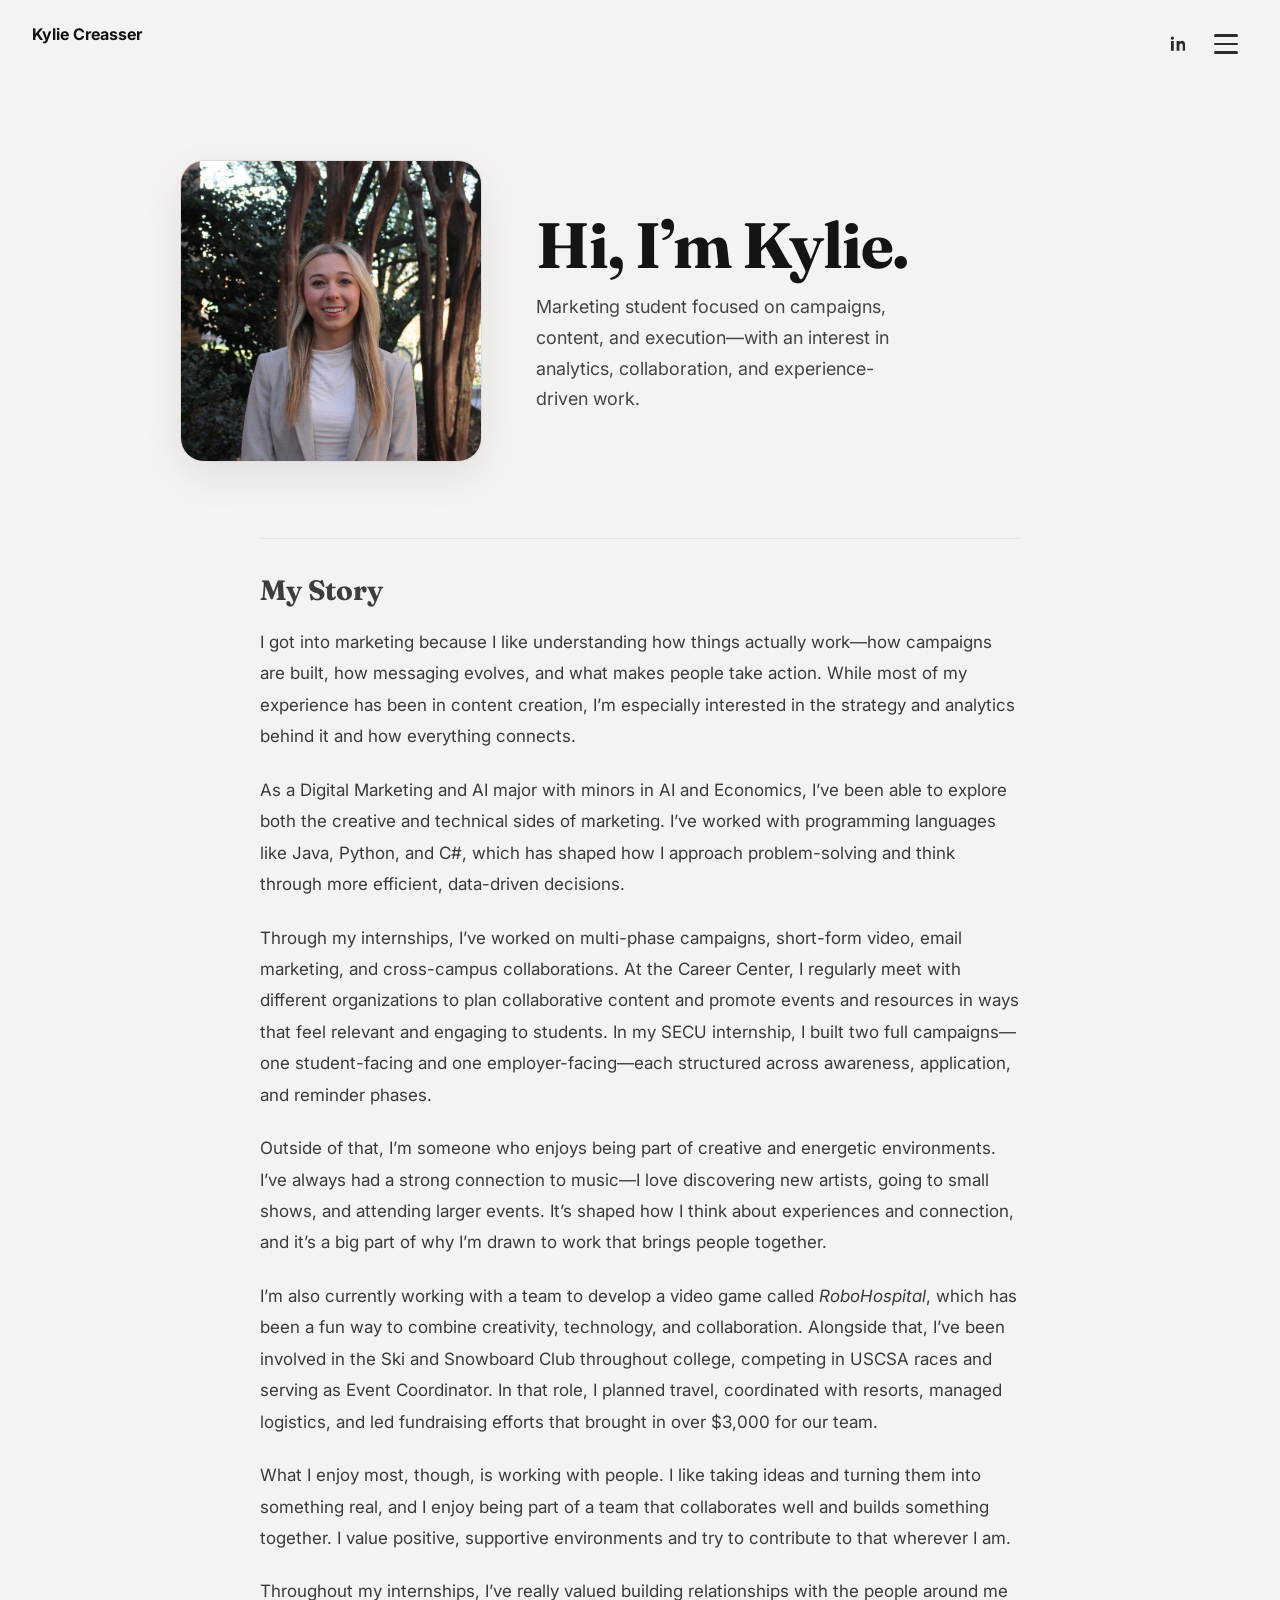
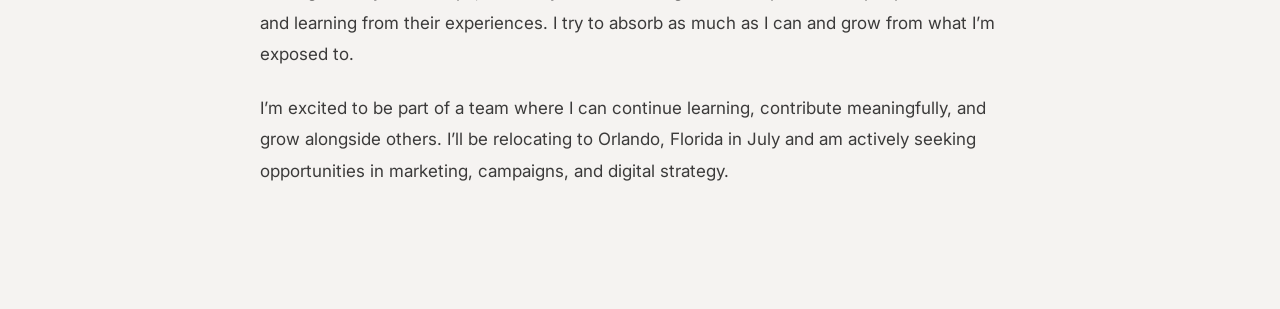
<file: about.html>
<!DOCTYPE html>
<html>
<head>
  <!-- Google Tag Manager -->
<script>(function(w,d,s,l,i){w[l]=w[l]||[];w[l].push({'gtm.start':
new Date().getTime(),event:'gtm.js'});var f=d.getElementsByTagName(s)[0],
j=d.createElement(s),dl=l!='dataLayer'?'&l='+l:'';j.async=true;j.src=
'https://www.googletagmanager.com/gtm.js?id='+i+dl;f.parentNode.insertBefore(j,f);
})(window,document,'script','dataLayer','GTM-5CNLZ49B');</script>
<!-- End Google Tag Manager -->
    <title>About | Kylie Creasser</title>
    <link rel="preconnect" href="https://fonts.googleapis.com">
    <link rel="preconnect" href="https://fonts.gstatic.com" crossorigin>
    <link href="https://fonts.googleapis.com/css2?family=Fraunces:opsz,wght@9..144,600;9..144,800&family=Inter:wght@400;500;600&display=swap" rel="stylesheet">
    <link rel="stylesheet" href="styles.css">
</head>

<body>
<!-- Google Tag Manager (noscript) -->
<noscript><iframe src="https://www.googletagmanager.com/ns.html?id=GTM-5CNLZ49B"
height="0" width="0" style="display:none;visibility:hidden"></iframe></noscript>
<!-- End Google Tag Manager (noscript) -->
  <!-- TOP BAR -->
  <div class="topbar">
    <div class="brand">Kylie Creasser</div>
  
    <a class="linkedin-btn" href="https://www.linkedin.com/in/kyliecreasser" target="_blank" rel="noopener noreferrer" aria-label="LinkedIn">
      <svg viewBox="0 0 24 24" aria-hidden="true">
        <path d="M6.94 8.5H3.56V20h3.38V8.5ZM5.25 3A1.96 1.96 0 1 0 5.3 6.92 1.96 1.96 0 0 0 5.25 3ZM20.44 12.55c0-3.02-1.61-4.43-3.77-4.43-1.74 0-2.52.96-2.95 1.63V8.5h-3.38V20h3.38v-6.41c0-.34.03-.67.13-.91.27-.67.89-1.36 1.93-1.36 1.36 0 1.91 1.03 1.91 2.54V20H20.44v-7.45Z"/>
      </svg>
    </a>
  
    <button class="menu-btn" id="openMenu" aria-label="Open menu">
      <span class="bar"></span>
      <span class="bar"></span>
      <span class="bar"></span>
    </button>
  </div>

  <!-- MENU OVERLAY -->
  <div class="menu-overlay" id="menuOverlay">
    <button class="close-btn" id="closeMenu" aria-label="Close menu">✕</button>

    <div class="menu-links">
      <a href="index.html" class="menu-link">Home</a>
      <a href="about.html" class="menu-link">About</a>
      <a href="portfolio.html" class="menu-link">Portfolio</a>
      <a href="resume.pdf" target="_blank" class="menu-link resume-link">
        Resume ↗
      </a>
      <a href="index.html#contact" class="menu-link">Connect</a>
    </div>
  </div>

  <!-- ABOUT CONTENT -->
  <div class="about-container">

    <div class="about-top">
      <div class="about-image">
        <!-- Replace src with your real headshot file later -->
        <img src="headshot.jpg" alt="Kylie Creasser Headshot">
      </div>

      <div class="about-intro">
        <h1>Hi, I’m Kylie.</h1>
        <p class="hero-deck">
          <p class="hero-deck">
            Marketing student focused on campaigns, content, and execution—with an interest in analytics, collaboration, and experience-driven work.
            </p>
      </div>
    </div>

    <div class="about-story">
      <h2>My Story</h2>
    
      <p>
        I got into marketing because I like understanding how things actually work—how campaigns are built, how messaging evolves, and what makes people take action. While most of my experience has been in content creation, I’m especially interested in the strategy and analytics behind it and how everything connects.
        </p>
        
        <p>
        As a Digital Marketing and AI major with minors in AI and Economics, I’ve been able to explore both the creative and technical sides of marketing. I’ve worked with programming languages like Java, Python, and C#, which has shaped how I approach problem-solving and think through more efficient, data-driven decisions.
        </p>
        
        <p>
        Through my internships, I’ve worked on multi-phase campaigns, short-form video, email marketing, and cross-campus collaborations. At the Career Center, I regularly meet with different organizations to plan collaborative content and promote events and resources in ways that feel relevant and engaging to students. In my SECU internship, I built two full campaigns—one student-facing and one employer-facing—each structured across awareness, application, and reminder phases.
        </p>
        
        <p>
        Outside of that, I’m someone who enjoys being part of creative and energetic environments. I’ve always had a strong connection to music—I love discovering new artists, going to small shows, and attending larger events. It’s shaped how I think about experiences and connection, and it’s a big part of why I’m drawn to work that brings people together.
        </p>
        
        <p>
        I’m also currently working with a team to develop a video game called <em>RoboHospital</em>, which has been a fun way to combine creativity, technology, and collaboration. Alongside that, I’ve been involved in the Ski and Snowboard Club throughout college, competing in USCSA races and serving as Event Coordinator. In that role, I planned travel, coordinated with resorts, managed logistics, and led fundraising efforts that brought in over $3,000 for our team.
        </p>
        
        <p>
        What I enjoy most, though, is working with people. I like taking ideas and turning them into something real, and I enjoy being part of a team that collaborates well and builds something together. I value positive, supportive environments and try to contribute to that wherever I am.
        </p>
        
        <p>
        Throughout my internships, I’ve really valued building relationships with the people around me and learning from their experiences. I try to absorb as much as I can and grow from what I’m exposed to.
        </p>
        
        <p>
        I’m excited to be part of a team where I can continue learning, contribute meaningfully, and grow alongside others. I’ll be relocating to Orlando, Florida in July and am actively seeking opportunities in marketing, campaigns, and digital strategy.
        </p>
    </div>
  </div>
  

  <script src="script.js"></script>
</body>
</html>
</file>
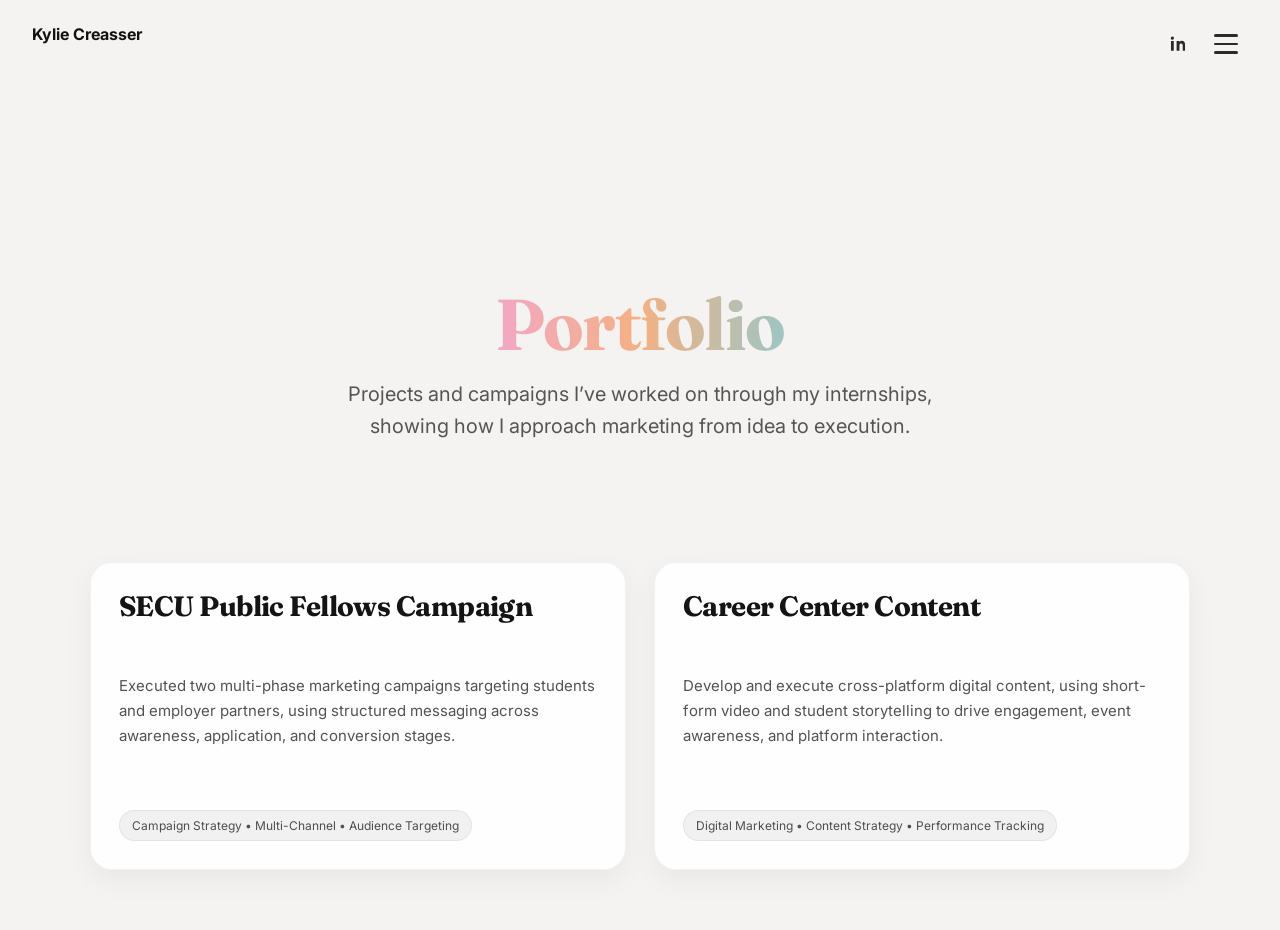
<file: portfolio.html>
<!DOCTYPE html>
<html>
<head>
  <!-- Google Tag Manager -->
<script>(function(w,d,s,l,i){w[l]=w[l]||[];w[l].push({'gtm.start':
new Date().getTime(),event:'gtm.js'});var f=d.getElementsByTagName(s)[0],
j=d.createElement(s),dl=l!='dataLayer'?'&l='+l:'';j.async=true;j.src=
'https://www.googletagmanager.com/gtm.js?id='+i+dl;f.parentNode.insertBefore(j,f);
})(window,document,'script','dataLayer','GTM-5CNLZ49B');</script>
<!-- End Google Tag Manager -->
    <title>Portfolio | Kylie Creasser</title>
    <link rel="preconnect" href="https://fonts.googleapis.com">
    <link rel="preconnect" href="https://fonts.gstatic.com" crossorigin>
    <link href="https://fonts.googleapis.com/css2?family=Fraunces:opsz,wght@9..144,600;9..144,800&family=Inter:wght@400;500;600&display=swap" rel="stylesheet">
    <link rel="stylesheet" href="styles.css">
</head>

<body>
<!-- Google Tag Manager (noscript) -->
<noscript><iframe src="https://www.googletagmanager.com/ns.html?id=GTM-5CNLZ49B"
height="0" width="0" style="display:none;visibility:hidden"></iframe></noscript>
<!-- End Google Tag Manager (noscript) -->
  <!-- TOP BAR -->
  <div class="topbar">
    <div class="brand">Kylie Creasser</div>
  
    <a class="linkedin-btn" href="https://www.linkedin.com/in/kyliecreasser" target="_blank" rel="noopener noreferrer" aria-label="LinkedIn">
      <svg viewBox="0 0 24 24" aria-hidden="true">
        <path d="M6.94 8.5H3.56V20h3.38V8.5ZM5.25 3A1.96 1.96 0 1 0 5.3 6.92 1.96 1.96 0 0 0 5.25 3ZM20.44 12.55c0-3.02-1.61-4.43-3.77-4.43-1.74 0-2.52.96-2.95 1.63V8.5h-3.38V20h3.38v-6.41c0-.34.03-.67.13-.91.27-.67.89-1.36 1.93-1.36 1.36 0 1.91 1.03 1.91 2.54V20H20.44v-7.45Z"/>
      </svg>
    </a>
  
    <button class="menu-btn" id="openMenu" aria-label="Open menu">
      <span class="bar"></span>
      <span class="bar"></span>
      <span class="bar"></span>
    </button>
  </div>

  <!-- FULLSCREEN MENU OVERLAY -->
  <div class="menu-overlay" id="menuOverlay">
    <button class="close-btn" id="closeMenu" aria-label="Close menu">✕</button>

    <div class="menu-links">
      <a href="index.html" class="menu-link">Home</a>
      <a href="about.html" class="menu-link">About</a>
      <a href="portfolio.html" class="menu-link">Portfolio</a>
      <a href="resume.pdf" target="_blank" class="menu-link resume-link">
        Resume ↗
      </a>
      <a href="index.html#contact" class="menu-link">Connect</a>
    </div>
  </div>
  
  <div class="portfolio-hero">
    <h1>Portfolio</h1>
    <p>
      
        Projects and campaigns I’ve worked on through my internships, showing how I approach marketing from idea to execution.
          </p>
  </div>
<section class="portfolio-block">
    <div class="portfolio-grid">
  
      <a class="work-card big-card" href="secu.html">
        <h3>SECU Public Fellows Campaign</h3>
        <p>
          Executed two multi-phase marketing campaigns targeting students and employer partners, using structured messaging across awareness, application, and conversion stages.          </p>
        <span class="pill">Campaign Strategy • Multi-Channel • Audience Targeting</span>
      </a>
      
      <a class="work-card big-card" href="career.html">
        <h3>Career Center Content</h3>
        <p>
          Develop and execute cross-platform digital content, using short-form video and student storytelling to drive engagement, event awareness, and platform interaction.            </p> 
        <span class="pill">Digital Marketing • Content Strategy • Performance Tracking</span>
      </a>
      
    <!-- FULLSCREEN MENU OVERLAY   <a class="work-card big-card" href="puresight.html">
        <h3>PureSight Bottle</h3>
        <p>Concept campaign for an AI-powered smart bottle, including branding, chatbot flow, and digital campaign assets.</p>
        <span class="pill">Branding • Digital • AI</span>
      </a>
  -->
    </div>
  </section>
  
    <script src="script.js"></script>
</body>
</html>
</file>
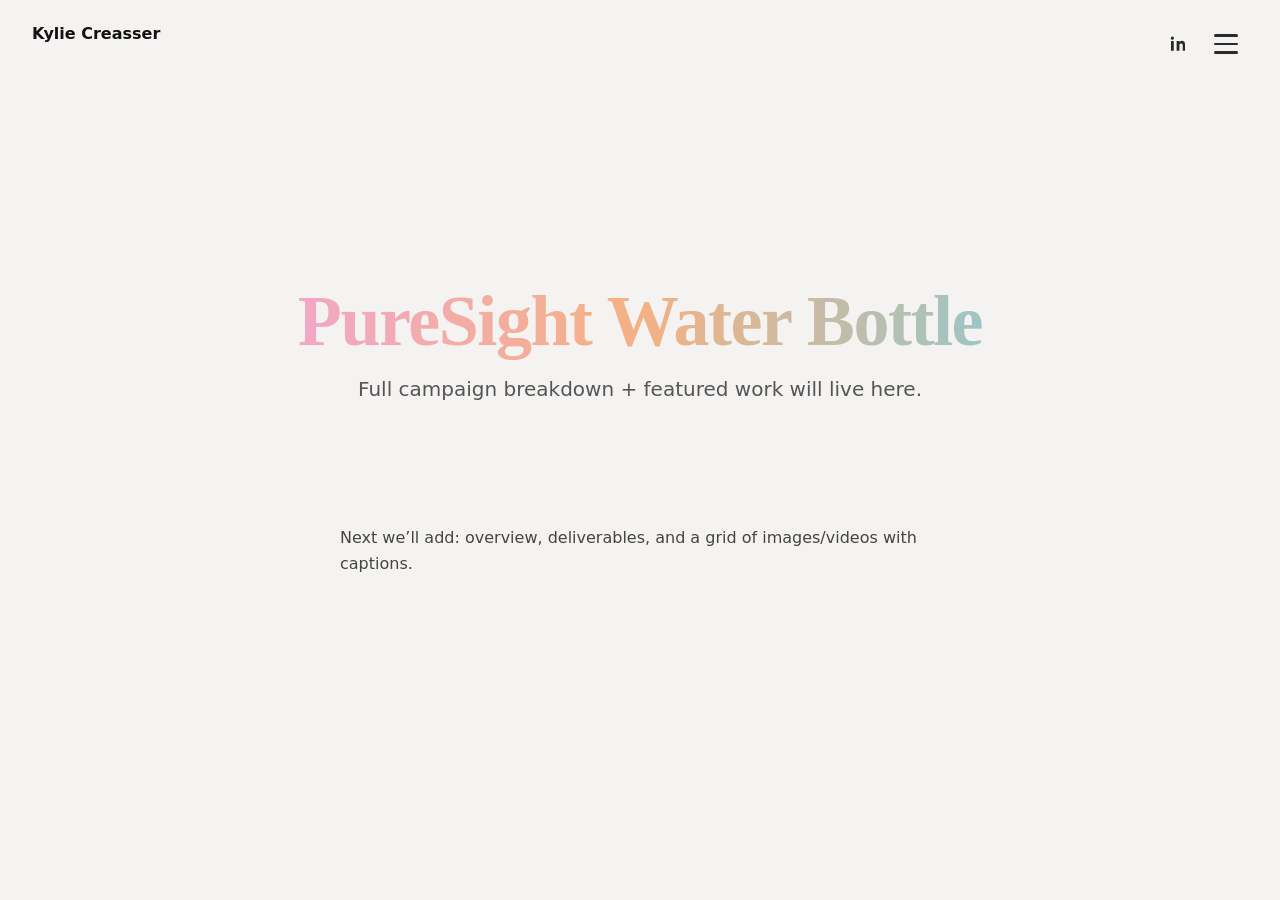
<file: puresight.html>
<!DOCTYPE html>
<html lang="en">
<head>
  <meta charset="UTF-8" />
  <meta name="viewport" content="width=device-width, initial-scale=1.0" />
  <title>PureSight Water Bottle Concept | Kylie Creasser</title>
  <link rel="stylesheet" href="styles.css" />
</head>
<body>

  <nav>
    <div class="topbar">
      <div class="brand">Kylie Creasser</div>
    
      <a class="linkedin-btn" href="https://www.linkedin.com/in/kyliecreasser" target="_blank" rel="noopener noreferrer" aria-label="LinkedIn">
        <svg viewBox="0 0 24 24" aria-hidden="true">
          <path d="M6.94 8.5H3.56V20h3.38V8.5ZM5.25 3A1.96 1.96 0 1 0 5.3 6.92 1.96 1.96 0 0 0 5.25 3ZM20.44 12.55c0-3.02-1.61-4.43-3.77-4.43-1.74 0-2.52.96-2.95 1.63V8.5h-3.38V20h3.38v-6.41c0-.34.03-.67.13-.91.27-.67.89-1.36 1.93-1.36 1.36 0 1.91 1.03 1.91 2.54V20H20.44v-7.45Z"/>
        </svg>
      </a>
    
      <button class="menu-btn" id="openMenu" aria-label="Open menu">
        <span class="bar"></span>
        <span class="bar"></span>
        <span class="bar"></span>
      </button>
    </div>

    <div class="menu-overlay" id="menuOverlay">
      <button class="close-btn" id="closeMenu" aria-label="Close menu">✕</button>
      <div class="menu-links">
        <a href="index.html" class="menu-link">Home</a>
        <a href="about.html" class="menu-link">About</a>
        <a href="portfolio.html" class="menu-link">Portfolio</a>
        <a href="resume.pdf" target="_blank" class="menu-link resume-link">
          Resume ↗
        </a>
        <a href="index.html#contact" class="menu-link">Connect</a>
      </div>
    </div>
  </nav>

  <div class="portfolio-hero">
    <h1>PureSight Water Bottle</h1>
    <p>Full campaign breakdown + featured work will live here.</p>
  </div>

  <section class="portfolio-block">
    <p>Next we’ll add: overview, deliverables, and a grid of images/videos with captions.</p>
  </section>

  <script src="script.js"></script>
</body>
</html>
</file>
<file: styles.css>
body{
    font-family: var(--sans);
    margin: 0;
    padding-top: 120px;
    color: #121212;
   background: #f5f3f1; /* warmer and cleaner */
  }

  h1, h2, h3{
    font-family: var(--serif);
    color: #141414;
  }
  
  h2{
    opacity: 0.85;
  }
  
  h3{
    color: #4c39c7; /* deeper, richer, less electric */
  }

p {
    max-width: 600px;
    margin: 0 auto;
    line-height: 1.6;
}

.section {
    background-color: #1c1c1c;
    padding: 30px;
    margin: 30px auto;
    border-radius: 12px;
    max-width: 700px;
}

h4{
    margin-top: 25px;
    margin-bottom: 10px;
    font-family: var(--sans);
    font-weight: 600;
    color: #2a2a2a;
    letter-spacing: 0.02em;
}

ul{
    padding-left: 20px;
    margin: 10px 0 0 0;
    max-width: 600px;
}
ul li::marker{
    color: #4c39c7;
    font-size: 0.9em;
}

li{
    margin: 8px 0;
    color: #2a2a2a;
    line-height: 1.6;
  }

.cards {
    display: flex;
    gap: 20px;
    margin-top: 20px;
    justify-content: center;
    flex-wrap: wrap;
}

.card {
    background-color: #2a2a2a;
    padding: 20px;
    border-radius: 10px;
    width: 200px;
}

.card h5 {
    margin-top: 0;
    color: #7c5cff;
}

/* --- HAMBURGER MENU --- */

.topbar {
  position: fixed;
  top: 0;
  left: 0;
  width: 100%;
  padding: 24px 32px;
  z-index: 20000;
  box-sizing: border-box;
}

.brand {
  position: absolute;
  top: 24px;
  left: 32px;
  font-weight: 700;
}

.menu-btn {
  position: absolute;
  top: 24px;
  right: 32px;
  z-index: 20001;
  background: transparent;
  border: 0;
  cursor: pointer;
  display: inline-flex;
  flex-direction: column;
  gap: 6px;
  padding: 10px;
  align-items: flex-end;
  justify-content: center;
  border-radius: 12px;
  appearance: none;
  -webkit-appearance: none;
}

.menu-btn:focus,
.menu-btn:focus-visible {
  outline: none;
  box-shadow: none;
}

.bar {
  width: 24px;
  height: 2.5px;
  background: #2a2a2a;
  border-radius: 99px;
  display: block;
}

/* Overlay hidden by default */
.menu-overlay {
  position: fixed;
  inset: 0;
  background: rgba(0, 0, 0, 0.95);
  display: none;
  z-index: 30000;
}

.menu-overlay.open {
  display: flex;
  align-items: center;
  justify-content: center;
}

.close-btn {
  position: absolute;
  top: 24px;
  right: 32px;
  font-size: 28px;
  background: none;
  border: none;
  color: white;
  cursor: pointer;
  z-index: 30001;
}

.menu-links {
  display: flex;
  flex-direction: column;
  gap: 40px;
  text-align: center;
}

.menu-link {
  font-family: var(--serif);
  font-size: clamp(48px, 8vw, 110px);
  font-weight: 700; /* slightly bolder like your title */
  letter-spacing: -0.03em;
  color: #666;
  text-decoration: none;
  transition: 0.3s;
}

.menu-link:hover {
  color: white;
}
body.menu-open .menu-btn {
  opacity: 0;
  pointer-events: none;
}

/* --- ABOUT PAGE LAYOUT --- */
.about-container {
  max-width: 1100px;
  margin: 0 auto;
  padding: 40px 24px 100px;
}

.about-top {
  display: grid;
  grid-template-columns: 300px 1fr;
  gap: 56px;
  align-items: center;
  max-width: 920px;
  margin: 0 auto;
}

.about-image img {
  width: 100%;
  aspect-ratio: 1 / 1;
  object-fit: cover;
  border-radius: 24px;
  background: rgba(0,0,0,0.04);
  border: 1px solid rgba(0,0,0,0.06);
  box-shadow: 0 14px 40px rgba(0,0,0,0.08);
}

.about-intro h1 {
  margin: 0 0 14px 0;
  font-size: clamp(42px, 5vw, 64px);
  line-height: 1.05;
  letter-spacing: -0.02em;
}

.about-intro p {
  margin: 0;
  max-width: 34ch;
  font-size: 18px;
  line-height: 1.7;
  color: rgba(0,0,0,0.72);
}

.about-story {
  max-width: 760px;
  margin: 72px auto 0;
  padding-top: 34px;
  border-top: 1px solid rgba(0,0,0,0.06);
}

.about-story h2 {
  margin: 0 0 20px 0;
  font-size: 28px;
  color: rgba(0,0,0,0.88);
  text-align: left;
}

.about-story p {
  margin: 0 0 22px 0;
  max-width: none;
  font-size: 17px;
  line-height: 1.85;
  color: rgba(0,0,0,0.76);
}

@media (max-width: 860px) {
  .about-top {
    grid-template-columns: 1fr;
    text-align: center;
    gap: 28px;
  }

  .about-image {
    max-width: 320px;
    margin: 0 auto;
  }

  .about-intro p {
    margin: 0 auto;
    max-width: 36ch;
  }

  .about-story {
    margin-top: 56px;
  }
}
 /* --- CONNECT SECTION (clean + readable) --- */

.connect-section {
  margin-top: 120px;
  padding: 60px 20px;
  text-align: center;
}

.connect-section h2 {
  font-size: 40px;
  margin-bottom: 10px;
  color: #141414;
}

.connect-section p {
  margin-bottom: 30px;
  color: rgba(0,0,0,0.65);
}

.connect-buttons {
  display: flex;
  gap: 16px;
  justify-content: center;
  flex-wrap: wrap;
}

.connect-btn {
  padding: 14px 26px;
  border-radius: 999px;
  text-decoration: none;
  font-weight: 600;
  color: #2a2a2a;
  background: rgba(255,255,255,0.7);
  border: 1px solid rgba(0,0,0,0.08);
  backdrop-filter: blur(6px);
  transition: 0.25s ease;
}

.connect-btn:hover {
  background: #4c39c7;
  color: white;
  border-color: #4c39c7;
  transform: translateY(-2px);
}

  /* --- BRAND FONTS --- */
:root{
    --serif: "Fraunces", serif;
    --sans: "Inter", system-ui, -apple-system, Segoe UI, Roboto, Arial;
  }
  
  
  /* Headline font */
  h1{
    font-family: var(--serif);
    letter-spacing: -0.02em;
  }
  
  /* ---------- HOME: dynamic pastel background ---------- */
.home-bg {
  min-height: 100vh;
  position: relative;
  overflow-x: hidden;
  background: none;
}
#webgl {
  position: fixed;
  top: 0;
  left: 0;
  width: 100%;
  height: 100%;
  z-index: -2;
  pointer-events: none;
}
  
  /* ---------- HOME HERO (text on background) ---------- */
  .home-hero{
  max-width: 900px;
  margin: 0 auto;
  padding: 120px 28px 40px;
  text-align: left;
}
  
  .home-title{
  font-family: var(--serif, "Fraunces", serif);
  font-size: clamp(44px, 6vw, 76px);
  letter-spacing: -0.03em;
  margin: 0 0 10px 0;
  color: rgba(0,0,0,0.88);
}
  
  .home-subtitle{
    margin: 0 0 26px 0;
    font-size: 18px;
    color: rgba(0,0,0,0.62);
    max-width: 560px;
  }
  
  .home-actions{
  display: flex;
  gap: 14px;
  margin-top: 10px;
}
  
  .home-btn{
    display: inline-block;
    padding: 14px 18px;
    border-radius: 12px;
    text-decoration: none;
    background: rgba(255,255,255,0.65);
    border: 1px solid rgba(255,255,255,0.55);
    backdrop-filter: blur(10px);
    color: rgba(0,0,0,0.85);
    font-weight: 600;
  }
  
  .home-btn:hover{
    background: rgba(255,255,255,0.78);
  }

  

 /* ===== PORTFOLIO PAGE ===== */

 .portfolio-hero {
  padding: 160px 40px 60px;
  text-align: center;
}

 .portfolio-hero h1 {
  font-size: 72px;
  margin: 0 auto 10px;
  display: inline-block;
  width: fit-content;
  color: transparent;

  background: linear-gradient(
    90deg,
    #f2a7c6,
    #f4b183,
    #9ec5c4
  );

  background-clip: text;
  -webkit-background-clip: text;
  -webkit-text-fill-color: transparent;
}



.portfolio-hero p {
  font-size: 20px;
  color: #555;
  max-width: 600px;
  margin: 0 auto;
}

.portfolio-block {
  padding: 60px 40px;
  max-width: 1100px;
  margin: 0 auto;
}

.portfolio-block h2 {
  font-size: 34px;
  margin-bottom: 15px;
}

.portfolio-block p {
  margin-bottom: 30px;
  color: #444;
}

.portfolio-grid {
  display: grid;
  grid-template-columns: repeat(auto-fit, minmax(260px, 1fr));
  gap: 28px;
}

.work-card {
  display: block;
  position: relative;
  overflow: hidden;
  background: rgba(255,255,255,0.92);
  padding: 28px;
  border-radius: 22px;
  text-decoration: none;
  color: #121212;
  border: 1px solid rgba(0,0,0,0.05);
  box-shadow: 0 10px 28px rgba(0,0,0,0.05);
  transition: transform 0.25s ease, box-shadow 0.25s ease;
}

.work-card::before {
  content: "";
  position: absolute;
  top: 0;
  left: 0;
  width: 100%;
  height: 4px;
  background: linear-gradient(to right, #d8d1ca, #c6beb7);
  opacity: 0;
  transition: opacity 0.25s ease;
}

.work-card:hover {
  transform: translateY(-6px);
  box-shadow: 0 16px 40px rgba(0,0,0,0.08);
}

.work-card:hover::before {
  opacity: 1;
}

.work-card h3 {
  margin: 0 0 12px 0;
  font-size: 28px;
  line-height: 1.08;
  letter-spacing: -0.02em;
  color: #141414;
}

.work-card p {
  font-size: 15px;
  line-height: 1.65;
  color: rgba(0,0,0,0.68);
  margin: 0;
}

.detail {
  margin-top: 26px;
  padding: 22px 24px;
  border-radius: 16px;
  background: rgba(255,255,255,0.55);
  border: 1px solid rgba(0,0,0,0.06);
}

.detail h3 {
  margin: 0 0 8px 0;
}

.big-card {
  min-height: 250px;
  display: flex;
  flex-direction: column;
  justify-content: space-between;
}

.work-card .pill {
  display: inline-block;
  margin-top: 20px;
  font-size: 12px;
  padding: 7px 12px;
  border-radius: 999px;
  background: rgba(0,0,0,0.05);
  border: 1px solid rgba(0,0,0,0.06);
  color: rgba(0,0,0,0.68);
  width: fit-content;
}

  /* ===== PROJECT PAGE ===== */

  .project-hero{
    padding: 40px 40px 40px;   /* was huge */
    max-width: 900px;
    margin: 0 auto;
  }
  
  .project-hero h1{
    font-size: 46px;
    margin-bottom: 12px;
  }
  
  .project-hero p{
    font-size: 18px;
    color: #3a3a3a;
    line-height: 1.6;
  }
  
  .project-section{
    padding: 70px 20px;
    max-width: 900px;
    margin: 0 auto;
  }
  
  .project-section h2{
    margin-bottom: 24px;
    color: #1a1a1a;
    letter-spacing: -0.01em;
  }
  
  .meta-grid{
    display: grid;
    grid-template-columns: 1fr 1fr;
    gap: 40px;
  }
  
  .phase-card{
    background: #ffffff;
    border: 1px solid rgba(0,0,0,0.05);
    border-left: 4px solid #4c39c7; /* subtle brand accent */
    padding: 28px;
    border-radius: 16px;
    margin-bottom: 28px;
    box-shadow: 0 10px 28px rgba(0,0,0,0.06);
    transition: transform 0.25s ease, box-shadow 0.25s ease;
  }
  .phase-card:hover{
    transform: translateY(-4px);
    box-shadow: 0 16px 40px rgba(0,0,0,0.08);
  }
  
  .work-grid{
    display: grid;
    grid-template-columns: repeat(auto-fit, minmax(220px, 1fr));
    gap: 20px;
  }
  
  .work-placeholder{
    background: #f3f3f3;
    height: 180px;
    border-radius: 14px;
    display: flex;
    align-items: center;
    justify-content: center;
    color: #777;
    font-size: 14px;
  }
  .impact-grid{
    display: grid;
    grid-template-columns: repeat(auto-fit, minmax(220px, 1fr));
    gap: 20px;
  }
  
  .impact-card{
    padding: 22px;
    border-radius: 16px;
    background: rgba(255,255,255,0.6);
    border: 1px solid rgba(0,0,0,0.05);
  }
  
  .impact-card h3{
    margin-top: 0;
    margin-bottom: 10px;
  }

  /*override?*/
  .phase-card h3{
    color: #4c39c7;
    font-weight: 600;
  }

  /* Subtle alternating sections for visual rhythm */
.project-section:nth-of-type(even){
    background: rgba(0,0,0,0.02);
    border-top: 1px solid rgba(0,0,0,0.04);
    border-bottom: 1px solid rgba(0,0,0,0.04);
  }

  .work-image{
    width: 100%;
    border-radius: 14px;
    object-fit: cover;
    box-shadow: 0 8px 20px rgba(0,0,0,0.06);
    transition: transform 0.3s ease;
  }
  
  .work-image:hover{
    transform: scale(1.02);
  }

/* ===== ASSET SHOWCASE (clean + consistent sizing) ===== */

.asset-showcase{
    display: grid;
    grid-template-columns: 1.3fr 1fr;
    gap: 28px;
    align-items: start;
    margin-top: 30px;
  }
  
  /* Featured card spans rows (your current layout idea) */
  .asset-card.featured{
    grid-row: span 2;
  }
  
  .asset-card{
    margin: 0;
    background: #ffffff;
    border-radius: 20px;
    overflow: hidden;
    box-shadow: 0 14px 40px rgba(0,0,0,0.08);
    border: 1px solid rgba(0,0,0,0.06);
  }
  
  /* Make the link behave like a block so the image fills cleanly */
  .asset-card > a{
    display: block;
    width: 100%;
  }
  
  /*
    Key change:
    - Remove height:100% (causes weird stretching)
    - Use height:auto so images keep their natural proportions
    - Control size with max-height instead of forcing hard heights
  */
  .asset-card img{
    width: 100%;
    height: auto;
    display: block;
    object-fit: contain;
    background: #f3f1ee;
    padding: 18px;
    box-sizing: border-box;
  }
  
  /* Soft sizing targets (less “forced” than fixed heights) */
  .asset-card.featured img{
    max-height: 560px;
  }
  
  .asset-card:not(.featured) img{
    max-height: 300px;
  }
  
  /* Caption */
  .asset-card figcaption{
    padding: 18px 22px 22px;
    font-size: 15px;
    color: #2a2a2a;
    line-height: 1.5;
  }
  
  .asset-card strong{
    display: block;
    margin-bottom: 6px;
  }
  
  /* Responsive */
  @media (max-width: 900px){
    .asset-showcase{
      grid-template-columns: 1fr;
    }
  
    .asset-card.featured{
      grid-row: auto;
    }
  
    .asset-card.featured img{
      max-height: 520px;
    }
  }
  /* ===== INTERN MEDIA SECTION ===== */
  .intern-media{
    margin-top: 30px;
  }
  
  .muted{
    color: rgba(0,0,0,0.65);
    max-width: 720px;
  }
  
  .intern-image-grid{
    display: grid;
    grid-template-columns: repeat(3, minmax(0, 1fr));
    gap: 18px;
    margin-top: 18px;
  }
  
  .media-card{
    background: #fff;
    border: 1px solid rgba(0,0,0,0.06);
    border-radius: 18px;
    overflow: hidden;
    box-shadow: 0 10px 28px rgba(0,0,0,0.06);
  }
  
  .media-card img{
    width: 100%;
    height: 260px;
    object-fit: cover;
    display: block;
  }
  
  .media-card figcaption{
    padding: 14px 16px 18px;
    font-size: 14px;
    line-height: 1.45;
    color: #2a2a2a;
  }
  
  .intern-reel-grid{
    display: grid;
    grid-template-columns: repeat(2, minmax(0, 1fr));
    gap: 18px;
    margin-top: 22px;
  }
  
  .reel-card{
    background: #f3f1ee;
    border: 1px solid rgba(0,0,0,0.06);
    border-radius: 18px;
    overflow: hidden;
    box-shadow: 0 10px 28px rgba(0,0,0,0.06);
  }
  
  .reel-video{
    width: 100%;
    height: 100%;
    object-fit: cover;
    filter: brightness(0.92) saturate(0.9) contrast(0.98);
  }
  
  .reel-caption{
    padding: 14px 16px 18px;
    font-size: 14px;
    line-height: 1.45;
    color: #2a2a2a;
  }
  
  /* responsive */
  @media (max-width: 900px){
    .intern-image-grid{ grid-template-columns: 1fr; }
    .intern-reel-grid{ grid-template-columns: 1fr; }
    .reel-video{ height: 420px; }
  }

  /* ===== SECU HERO CLEANUP ===== */

.project-hero{
  border-bottom: 1px solid rgba(0,0,0,0.06);
  text-align: center;
  padding: 90px 20px 40px;
}

.project-hero h1{
  max-width: 18ch;
  margin: 0 auto 16px;
  line-height: 1.05;
  letter-spacing: -0.02em;
}

.hero-deck{
  max-width: 60ch;
  margin: 0 auto;
  font-size: 18px;
  line-height: 1.6;
  color: rgba(0,0,0,0.7);
}

/* Pill styling */
.hero-meta{
  display: flex;
  gap: 10px;
  justify-content: center;
  flex-wrap: wrap;
  margin-top: 20px;
}

.pill{
  padding: 8px 14px;
  border-radius: 999px;
  font-size: 13px;
  background: rgba(0,0,0,0.05);
  border: 1px solid rgba(0,0,0,0.06);
  color: rgba(0,0,0,0.75);
}

/* Section text consistency */
.project-section p{
  max-width: 70ch;
  line-height: 1.7;
  color: rgba(0,0,0,0.78);
}

/* Make Focus Areas / Platforms feel intentional */
.meta-grid{
  margin-top: 30px;
  gap: 50px;
}

.meta-grid h4{
  font-size: 13px;
  letter-spacing: 0.08em;
  text-transform: uppercase;
  color: rgba(0,0,0,0.55);
  margin-bottom: 12px;
}

.meta-grid li{
  margin: 8px 0;
}

.hero-deck{
  font-size: 18px;
  line-height: 1.65;
  color: rgba(0,0,0,0.72);
}

/* ===== CAREER CENTER PAGE LAYOUT ===== */

.project-hero{
  text-align: center;
  padding: 90px 20px 40px;
}

.project-hero h1{
  max-width: 22ch;
  margin: 0 auto 14px;
  line-height: 1.05;
  letter-spacing: -0.02em;
}

.hero-deck{
  max-width: 62ch;
  margin: 0 auto;
  font-size: 18px;
  line-height: 1.65;
  color: rgba(0,0,0,0.72);
}

.hero-meta{
  display: flex;
  gap: 10px;
  justify-content: center;
  flex-wrap: wrap;
  margin-top: 18px;
}

.pill{
  display: inline-flex;
  align-items: center;
  padding: 8px 12px;
  border-radius: 999px;
  font-size: 13px;
  background: rgba(0,0,0,0.05);
  border: 1px solid rgba(0,0,0,0.06);
  color: rgba(0,0,0,0.75);
}

.project-section{
  max-width: 1000px;
  margin: 0 auto;
  padding: 56px 20px;
}

.project-section h2{
  margin: 0 0 14px;
  letter-spacing: -0.01em;
}

.project-section p{
  max-width: 74ch;
  line-height: 1.75;
  color: rgba(0,0,0,0.78);
}


.meta-grid{
  display: grid;
  grid-template-columns: 1fr 1fr;
  gap: 60px;
  max-width: 74ch;
  margin: 28px auto 0;
}

.meta-grid ul{
  padding-left: 20px;
  margin: 0;
  max-width: none;
}

.meta-grid li{
  margin: 10px 0;
  line-height: 1.7;
}

.muted{
  display: block;
  margin-top: 6px;
  font-size: 13px;
  color: rgba(0,0,0,0.62);
}

/* Reels: featured + stack */
.reel-feature{
  display: grid;
  grid-template-columns: 1.15fr 0.95fr;
  gap: 24px;
  margin-top: 26px;
  align-items: start;
}

.reel-card{
  background: #fff;
  border-radius: 20px;
  overflow: hidden;
  border: 1px solid rgba(0,0,0,0.06);
  box-shadow: 0 14px 40px rgba(0,0,0,0.08);
}

.reel-video{
  width: 100%;
  height: auto;
  display: block;
  background: rgba(0,0,0,0.04);
}

.reel-card figcaption{
  padding: 16px 18px 18px;
}

.reel-stack{
  display: grid;
  gap: 22px;
}

.reel-card--featured .reel-video{
  aspect-ratio: 9 / 16;
  object-fit: cover;
  max-height: 500px;
  margin: 0 auto;
}

.reel-card:not(.reel-card--featured) .reel-video{
  aspect-ratio: 9 / 16;
  object-fit: cover;
  max-height: 455px;
  margin: 0 auto;
}

/* Story section */
.story-grid{
  display: grid;
  grid-template-columns: 1.2fr 0.88fr;
  gap: 24px;
  margin-top: 26px;
  align-items: start;
}

.story-card{
  background: #fff;
  border-radius: 20px;
  overflow: hidden;
  border: 1px solid rgba(0,0,0,0.06);
  box-shadow: 0 14px 40px rgba(0,0,0,0.08);
}

.story-card img{
  width: 100%;
  height: auto;
  display: block;
}
.story-layout{
  display: grid;
  grid-template-columns: 1.2fr 0.88fr;
  gap: 24px;
  margin-top: 26px;
  align-items: start;
}

.story-stack{
  display: grid;
  gap: 24px;
}



@media (max-width: 950px){
  .story-layout{
    grid-template-columns: 1fr;
  }
}
.story-card figcaption{
  padding: 16px 18px 18px;
}
.story-card figcaption,
.reel-card figcaption,
.asset-card figcaption{
  padding: 16px 18px 18px;
}

.story-card strong,
.reel-card strong,
.asset-card strong{
  display: block;
  margin-bottom: 4px;
  font-size: 15px;
  color: #1a1a1a;
}

.story-card--wide img{
  max-height: 420px;
  object-fit: cover;
}

/* Asset showcase single tweak */
.asset-showcase.single{
  grid-template-columns: 1fr;
}
.asset-showcase.single{
  grid-template-columns: 1fr;
  max-width: 860px;
  margin: 26px auto 0;
}
.insight-note{
  margin: 28px 0 40px; /* THIS fixes it */
  padding: 20px 22px;
  background: rgba(255,255,255,0.72);
  border: 1px solid rgba(0,0,0,0.06);
  border-radius: 18px;
  box-shadow: 0 8px 24px rgba(0,0,0,0.04);
}

.insight-note h4{
  margin: 0 0 8px;
  font-size: 13px;
  letter-spacing: 0.08em;
  text-transform: uppercase;
  color: rgba(0,0,0,0.55);
}

.insight-note p{
  margin: 0;
  max-width: 68ch;
}
/* Mobile */
@media (max-width: 950px){
  .reel-feature{
    grid-template-columns: 1fr;
  }
  .story-grid{
    grid-template-columns: 1fr;
  }
}
/* ===== CAREER HERO MATCH SECU ===== */

body:not(.secu-page) .project-hero h1 {
  max-width: 16ch;
  margin: 0 auto 16px;
  font-size: clamp(42px, 6vw, 72px);
  line-height: 1.02;
  letter-spacing: -0.03em;
  display: inline-block;

  background: linear-gradient(
    90deg,
    #f2a7c6,
    #f4b183,
    #9ec5c4
  );
  background-clip: text;
  -webkit-background-clip: text;
  -webkit-text-fill-color: transparent;
}
.reel-card,
.reel-video,
.story-card,
.story-card img {
  position: relative;
  z-index: 1;
}

.linkedin-btn {
  position: absolute;
  top: 26px;
  right: 84px;
  width: 36px;
  height: 36px;
  display: inline-flex;
  align-items: center;
  justify-content: center;
  color: #2a2a2a;
  text-decoration: none;
  border-radius: 999px;
  transition: 0.2s ease;
}

.linkedin-btn svg {
  width: 20px;
  height: 20px;
  fill: currentColor;
}

.linkedin-btn:hover {
  opacity: 0.7;
  transform: translateY(-1px);
}

body.menu-open .linkedin-btn {
  opacity: 0;
  pointer-events: none;
}

/* --- SUBTLE PAGE REVEAL --- */
.fade-up {
  opacity: 0;
  transform: translateY(18px);
  animation: fadeUp 0.8s ease forwards;
}

.fade-up-delay-1 {
  animation-delay: 0.12s;
}

.fade-up-delay-2 {
  animation-delay: 0.24s;
}

.fade-up-delay-3 {
  animation-delay: 0.36s;
}

@keyframes fadeUp {
  to {
    opacity: 1;
    transform: translateY(0);
  }
}
/* --- PAGE TRANSITIONS --- */

body {
  opacity: 0;
  transition: opacity 0.45s ease;
}

body.page-loaded {
  opacity: 1;
}

body.page-exit {
  opacity: 0;
}
.menu-overlay {
  opacity: 0;
  transition: opacity 0.25s ease;
}

.menu-overlay.open {
  opacity: 1;
}
/* ===== SECU PAGE ===== */

.secu-page {
  max-width: 1120px;
  margin: 0 auto;
  padding: 10px 20px 100px;
}

.secu-page .project-hero {
  max-width: 920px;
  margin: 0 auto 30px;
  padding: 70px 20px 40px;
  text-align: center;
  border-bottom: 1px solid rgba(0,0,0,0.06);
}

.secu-page .project-hero h1 {
  max-width: 12ch;
  margin: 0 auto 16px;
  font-size: clamp(42px, 6vw, 72px);
  line-height: 1.02;
  letter-spacing: -0.03em;
  display: inline-block;

  background: linear-gradient(
    90deg,
    #f2a7c6,
    #f4b183,
    #9ec5c4
  );
  background-clip: text;
  -webkit-background-clip: text;
  -webkit-text-fill-color: transparent;
}

.secu-page .hero-deck {
  max-width: 54ch;
  margin: 0 auto;
  font-size: 18px;
  line-height: 1.7;
  color: rgba(0,0,0,0.68);
}

.secu-page .hero-meta {
  display: flex;
  justify-content: center;
  flex-wrap: wrap;
  gap: 10px;
  margin-top: 22px;
}

.secu-page .pill {
  display: inline-flex;
  align-items: center;
  padding: 8px 12px;
  border-radius: 999px;
  font-size: 13px;
  background: rgba(0,0,0,0.05);
  border: 1px solid rgba(0,0,0,0.06);
  color: rgba(0,0,0,0.75);
  box-shadow: none;
}

.secu-page .role-scope {
  max-width: 980px;
  margin: 0 auto 40px;
  padding: 52px 20px;
}

.secu-page .role-scope > p:not(.section-label) {
  max-width: 74ch;
  margin: 0 auto 24px;
}

.secu-page .role-meta {
  display: grid;
  grid-template-columns: 1fr 1fr;
  gap: 60px;
  max-width: 74ch;
  margin: 8px auto 0;
}

.secu-page .role-meta h4 {
  margin: 0 0 12px;
  font-size: 13px;
  letter-spacing: 0.08em;
  text-transform: uppercase;
  color: rgba(0,0,0,0.55);
}

.secu-page .role-meta ul {
  margin: 0;
  padding-left: 20px;
  max-width: none;
}

.secu-page .role-meta li {
  list-style: disc;
  padding: 0;
  background: none;
  border-radius: 0;
  font-size: 16px;
  line-height: 1.7;
  margin: 10px 0;
}

.secu-page .project-section {
  max-width: 980px;
  margin: 0 auto;
  padding: 52px 20px;
}

.secu-page .project-section + .project-section {
  border-top: 1px solid rgba(0,0,0,0.06);
  margin-top: 20px;
  padding-top: 40px;
}

.secu-page .project-section h2 {
  margin: 0 0 14px;
  font-size: 28px;
  letter-spacing: -0.02em;
  color: #141414;
  text-align: left;
}

.secu-page .project-section p {
  max-width: 68ch;
  margin: 0;
  line-height: 1.8;
  color: rgba(0,0,0,0.74);
}

.secu-page .project-section > p {
  margin-bottom: 26px;
}

.secu-page .section-label,
.section-label {
  font-size: 12px;
  letter-spacing: 0.08em;
  text-transform: uppercase;
  color: rgba(0,0,0,0.5);
  margin: 0 0 12px;
}

.secu-page .phase-section .section-label {
  color: #b98aa5;
  letter-spacing: 0.1em;
  margin-bottom: 10px;
}

.secu-page .meta-grid,
.secu-page .impact-grid {
  margin-top: 28px;
  align-items: start;
}

.secu-page .phase-card,
.secu-page .impact-card,
.secu-page .media-card,
.secu-page .reel-card,
.secu-page .asset-card,
.secu-page .story-card {
  background: rgba(255,255,255,0.92);
  border: 1px solid rgba(0,0,0,0.05);
  box-shadow: 0 10px 28px rgba(0,0,0,0.05);
}

.secu-page .phase-card {
  border-left: 0;
  border-radius: 20px;
  padding: 26px;
}

.secu-page .phase-card h3,
.secu-page .impact-card h3,
.secu-page .story-card h3 {
  color: #1f1f1f;
}

.secu-page .phase-card p,
.secu-page .impact-card p,
.secu-page figcaption {
  margin: 0;
  color: rgba(0,0,0,0.72);
}

.secu-page ul {
  margin-top: 8px;
}

.secu-page .asset-showcase,
.secu-page .story-grid,
.secu-page .reel-feature {
  margin-top: 24px;
}

.secu-page .asset-showcase {
  display: grid;
  grid-template-columns: repeat(3, 1fr);
  gap: 28px;
  align-items: start;
  margin-top: 0;
}

.secu-page .asset-card {
  display: flex;
  flex-direction: column;
  height: 100%;
  border-radius: 22px;
  overflow: hidden;
}


.secu-page .asset-card::before {
  content: "";
  position: absolute;
  top: 0;
  left: 0;
  width: 100%;
  height: 4px;
  background: linear-gradient(to right, #f2a7c6, #f4b183, #9ec5c4);
  opacity: 0.7;
}
.secu-page .impact-card {
  background: rgba(255,255,255,0.78);
  border: 1px solid rgba(0,0,0,0.05);
  box-shadow: 0 12px 30px rgba(0,0,0,0.04);
}

.secu-page .asset-card.featured {
  grid-row: auto;
}

.secu-page .asset-card img {
  width: 100%;
  height: 260px;
  object-fit: contain;
  background: #f6f3ef;
  padding: 14px;
  box-sizing: border-box;
  border-radius: 18px;
}

.secu-page .asset-card.featured img,
.secu-page .asset-card:not(.featured) img {
  height: 280px;
  max-height: none;
}

.secu-page .asset-card figcaption {
  flex-grow: 1;
  padding: 14px 10px 0;
  font-size: 14px;
  line-height: 1.55;
  color: rgba(0,0,0,0.74);
}

.secu-page .asset-card strong {
  display: block;
  margin-bottom: 6px;
  font-size: 16px;
  color: #1f1f1f;
}

.secu-page .asset-card img,
.secu-page .media-card img,
.secu-page .story-card img {
  background: #f6f3ef;
}

.secu-page .intern-media {
  max-width: 980px;
  margin: 0 auto;
  padding: 20px 20px 0;
}

.secu-page .intern-media h3 {
  margin: 0 0 12px;
  font-size: 30px;
  letter-spacing: -0.02em;
  color: #141414;
}

.secu-page .intern-media .muted {
  max-width: 68ch;
  line-height: 1.75;
  color: rgba(0,0,0,0.68);
}

.secu-page .intern-image-grid,
.secu-page .intern-reel-grid {
  margin-top: 24px;
}

.secu-page .project-section:nth-of-type(even) {
  background: transparent;
  border-top: none;
  border-bottom: none;
}

.secu-logo {
  width: 100px;
  height: auto;
  opacity: 0.9;
}

@media (max-width: 980px) {
  .secu-page .asset-showcase {
    grid-template-columns: 1fr;
  }

  .secu-page .asset-card img,
  .secu-page .asset-card.featured img,
  .secu-page .asset-card:not(.featured) img {
    height: auto;
    max-height: 480px;
  }
}

@media (max-width: 900px) {
  .secu-page {
    padding: 0 16px 80px;
  }

  .secu-page .project-hero {
    padding: 54px 12px 26px;
  }

  .secu-page .project-section {
    padding: 42px 12px;
  }
}

@media (max-width: 768px) {
  .secu-page .role-meta {
    grid-template-columns: 1fr;
  }
}
.secu-page .section-label + p + .asset-showcase + .section-label {
  margin-top: 60px;
}
.build-credit {
  position: fixed;
  bottom: 12px;
  left: 50%;
  transform: translateX(-50%);

  font-size: 13px;
  color: rgba(0,0,0,0.55);
  letter-spacing: 0.01em;

  z-index: 10;
  pointer-events: none; /* so it never blocks clicks */
}
.connect-section {
  margin-top: 100px;
  padding: 80px 20px 140px; /* extra bottom space */
}
.heart {
  color: #ff2a7f;
  font-size: 14px;
}.reel-grid {
  display: grid;
  grid-template-columns: repeat(3, 1fr);
  gap: 22px;
  margin-top: 28px;
}

.reel-card {
  background: #fff;
  border-radius: 20px;
  overflow: hidden;
  border: 1px solid rgba(0,0,0,0.06);
  box-shadow: 0 14px 40px rgba(0,0,0,0.08);
}

.reel-video {
  width: 100%;
  aspect-ratio: 9 / 16;
  object-fit: cover;
  display: block;
}

.reel-card figcaption {
  padding: 16px 18px 18px;
}

.performance-box {
  position: relative;
}

.performance-box::before {
  content: "";
  position: absolute;
  top: 0;
  left: 0;
  width: 100%;
  height: 4px;
  border-radius: 24px 24px 0 0;
  background: linear-gradient(
    90deg,
    #f2a7c6,
    #f4b183,
    #9ec5c4
  );
  opacity: 0.6;
}

.connect-section {
  display: flex;
  flex-direction: column;
  align-items: center;
  text-align: center;
  padding: 100px 20px 80px;
}

.connect-buttons {
  display: flex;
  gap: 24px;
  flex-wrap: wrap;
  justify-content: center;
  margin-top: 30px;
}

.build-credit {
  margin-top: 32px;
  font-size: 0.95rem;
  color: rgba(0, 0, 0, 0.65);
}

.heart {
  color: hotpink;
}
</file>
